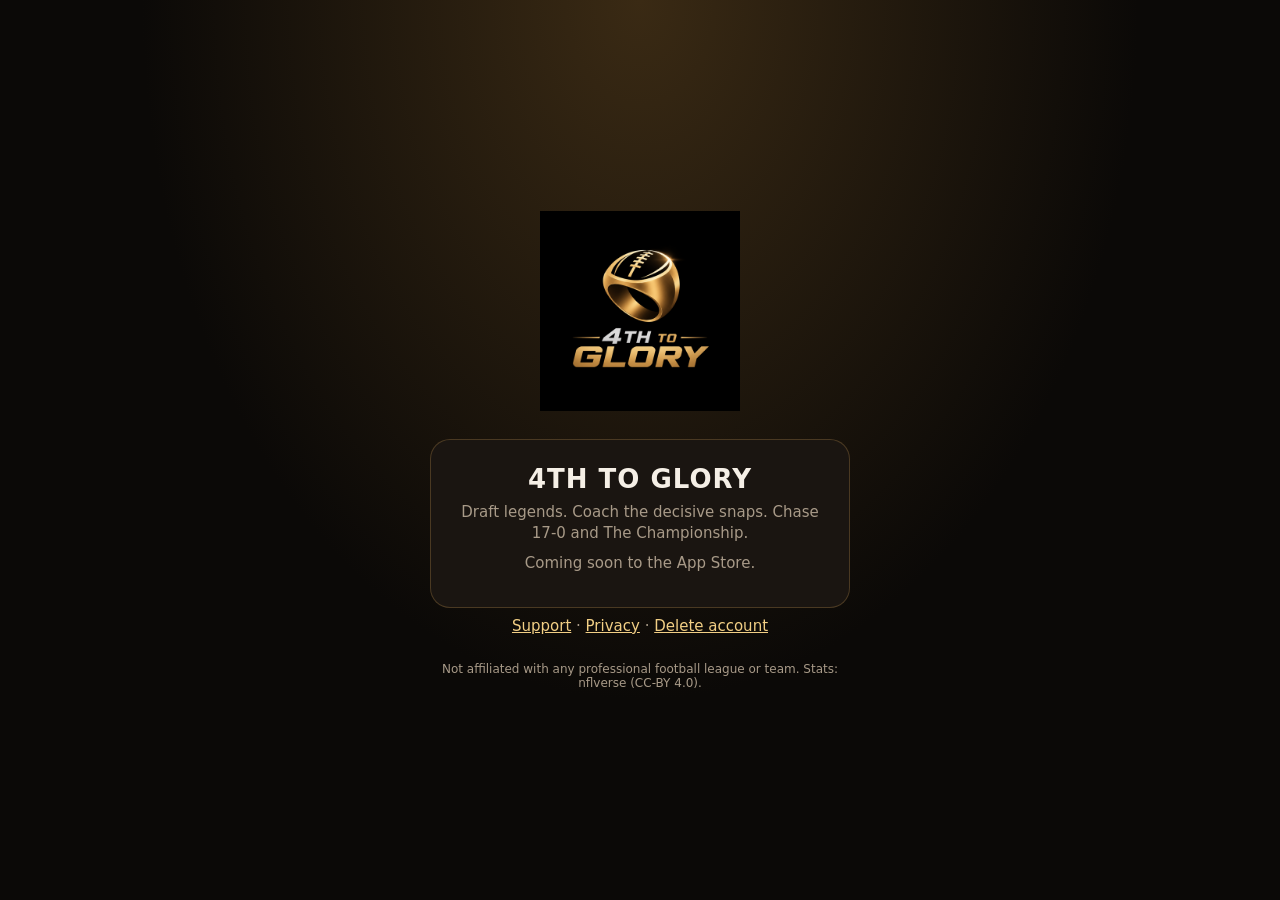
<file: index.html>
<!doctype html>
<html lang="en">
<head>
<meta charset="utf-8"><meta name="viewport" content="width=device-width, initial-scale=1">
<title>4th to Glory</title>
<link rel="stylesheet" href="/style.css">
</head>
<body>
<main>
  <img class="logo" src="/logo.png" alt="4th to Glory">
  <div class="card">
    <h1>4th to Glory</h1>
    <p>Draft legends. Coach the decisive snaps. Chase 17-0 and The Championship.</p>
    <p>Coming soon to the App Store.</p>
  </div>
  <p><a href="/support.html">Support</a> · <a href="/privacy.html">Privacy</a> · <a href="/delete-account.html">Delete account</a></p>
  <small>Not affiliated with any professional football league or team. Stats: nflverse (CC-BY 4.0).</small>
</main>
</body>
</html>
</file>
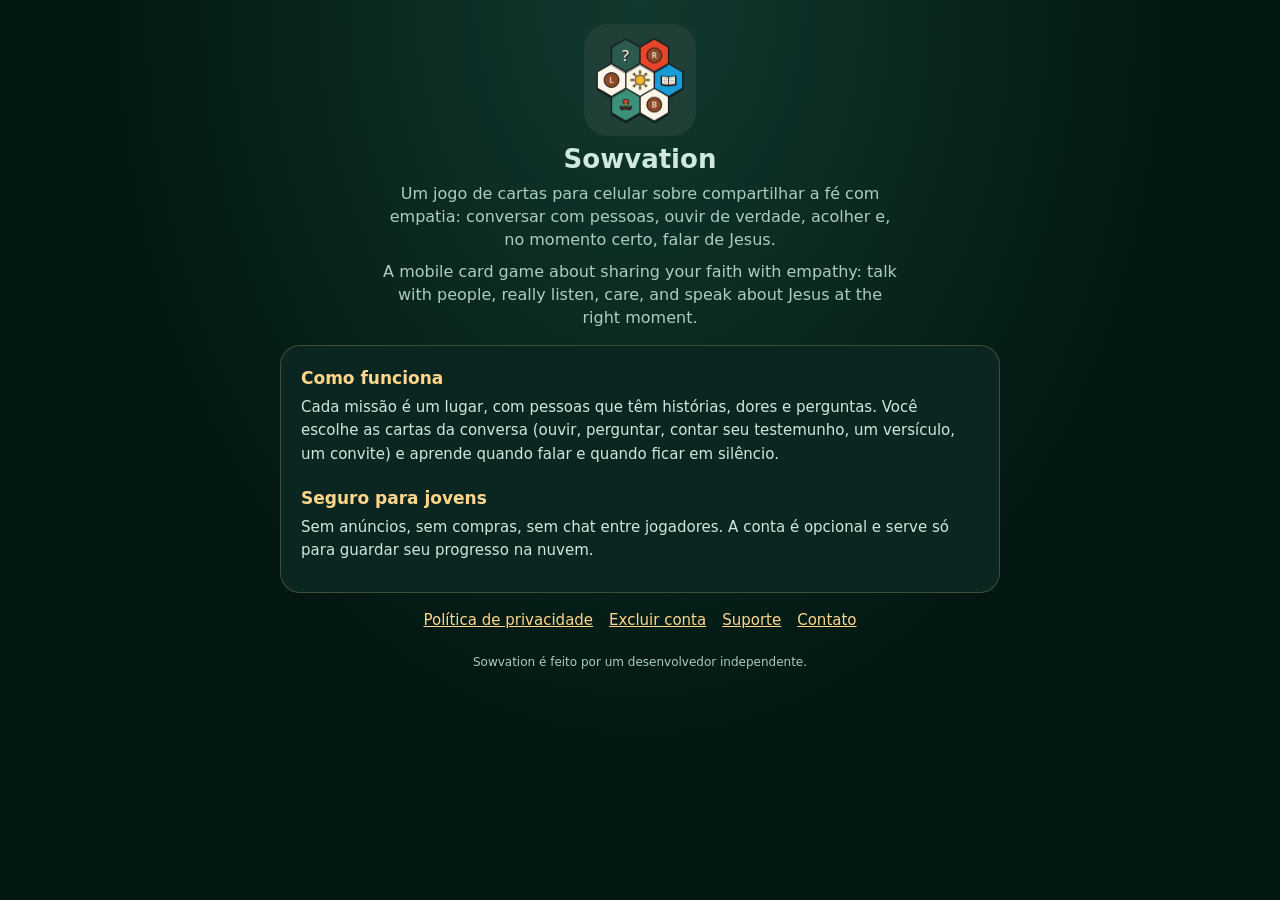
<file: sowvation/index.html>
<!doctype html>
<html lang="pt-BR">
<head>
<meta charset="utf-8"><meta name="viewport" content="width=device-width, initial-scale=1">
<title>Sowvation</title>
<meta name="description" content="Um jogo de cartas sobre ouvir as pessoas, acolher e falar de Jesus com empatia.">
<link rel="stylesheet" href="style.css">
</head>
<body>
<main>
  <img class="logo" src="logo.png" alt="Sowvation">
  <h1>Sowvation</h1>
  <p class="tag">Um jogo de cartas para celular sobre compartilhar a fé com empatia: conversar com pessoas, ouvir de verdade, acolher e, no momento certo, falar de Jesus.</p>
  <p class="tag" lang="en">A mobile card game about sharing your faith with empathy: talk with people, really listen, care, and speak about Jesus at the right moment.</p>
  <div class="card">
    <h2>Como funciona</h2>
    <p>Cada missão é um lugar, com pessoas que têm histórias, dores e perguntas. Você escolhe as cartas da conversa (ouvir, perguntar, contar seu testemunho, um versículo, um convite) e aprende quando falar e quando ficar em silêncio.</p>
    <h2>Seguro para jovens</h2>
    <p>Sem anúncios, sem compras, sem chat entre jogadores. A conta é opcional e serve só para guardar seu progresso na nuvem.</p>
  </div>
  <nav class="links">
    <a href="privacidade.html">Política de privacidade</a>
    <a href="excluir-conta.html">Excluir conta</a>
    <a href="suporte.html">Suporte</a>
    <a href="mailto:sowvation@gmail.com">Contato</a>
  </nav>
  <small>Sowvation é feito por um desenvolvedor independente.</small>
</main>
</body>
</html>
</file>
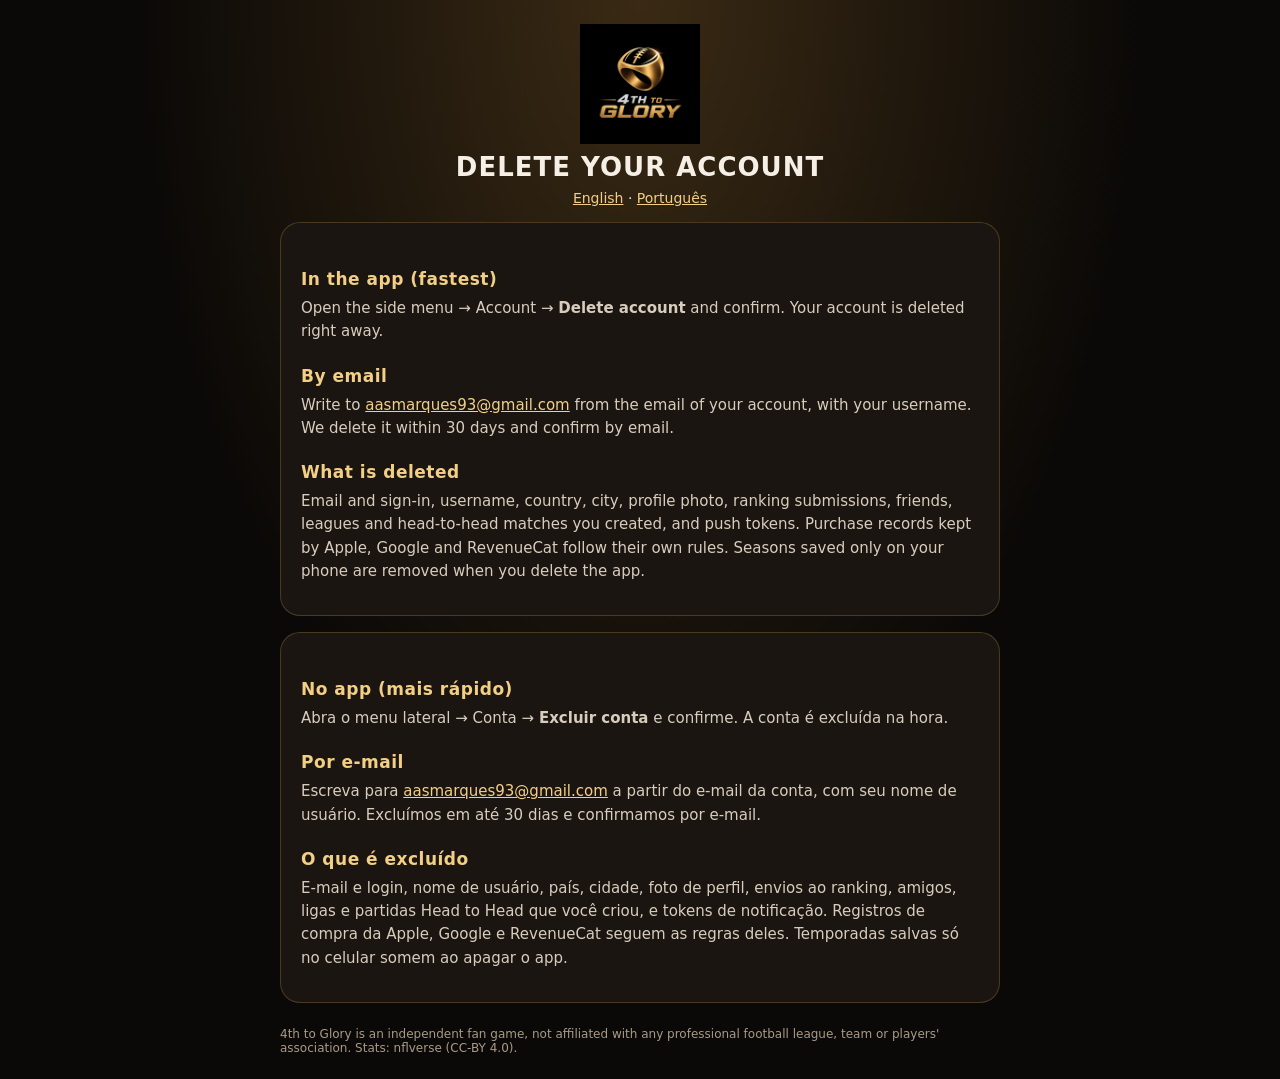
<file: delete-account.html>
<!doctype html>
<html lang="en">
<head>
<meta charset="utf-8"><meta name="viewport" content="width=device-width, initial-scale=1">
<title>Delete your account</title>
<link rel="stylesheet" href="/style.css">
</head>
<body class="doc">
<main>
  <a href="/"><img class="logo" src="/logo.png" alt="4th to Glory"></a>
  <h1>Delete your account</h1>
  <nav class="lang"><a href="#en">English</a> · <a href="#pt">Português</a></nav>
  <div class="card" id="en">
    <h2>In the app (fastest)</h2>
    <p>Open the side menu → Account → <b>Delete account</b> and confirm. Your account is deleted right away.</p>
    <h2>By email</h2>
    <p>Write to <a href="mailto:aasmarques93@gmail.com?subject=Delete%20my%204th%20to%20Glory%20account">aasmarques93@gmail.com</a> from the email of your account, with your username. We delete it within 30 days and confirm by email.</p>
    <h2>What is deleted</h2>
    <p>Email and sign-in, username, country, city, profile photo, ranking submissions, friends, leagues and head-to-head matches you created, and push tokens. Purchase records kept by Apple, Google and RevenueCat follow their own rules. Seasons saved only on your phone are removed when you delete the app.</p>
  </div>
  <div class="card" id="pt">
    <h2>No app (mais rápido)</h2>
    <p>Abra o menu lateral → Conta → <b>Excluir conta</b> e confirme. A conta é excluída na hora.</p>
    <h2>Por e-mail</h2>
    <p>Escreva para <a href="mailto:aasmarques93@gmail.com?subject=Excluir%20minha%20conta%204th%20to%20Glory">aasmarques93@gmail.com</a> a partir do e-mail da conta, com seu nome de usuário. Excluímos em até 30 dias e confirmamos por e-mail.</p>
    <h2>O que é excluído</h2>
    <p>E-mail e login, nome de usuário, país, cidade, foto de perfil, envios ao ranking, amigos, ligas e partidas Head to Head que você criou, e tokens de notificação. Registros de compra da Apple, Google e RevenueCat seguem as regras deles. Temporadas salvas só no celular somem ao apagar o app.</p>
  </div>

  <small>4th to Glory is an independent fan game, not affiliated with any professional football league, team or players' association. Stats: nflverse (CC-BY 4.0).</small>
</main>
</body>
</html>
</file>
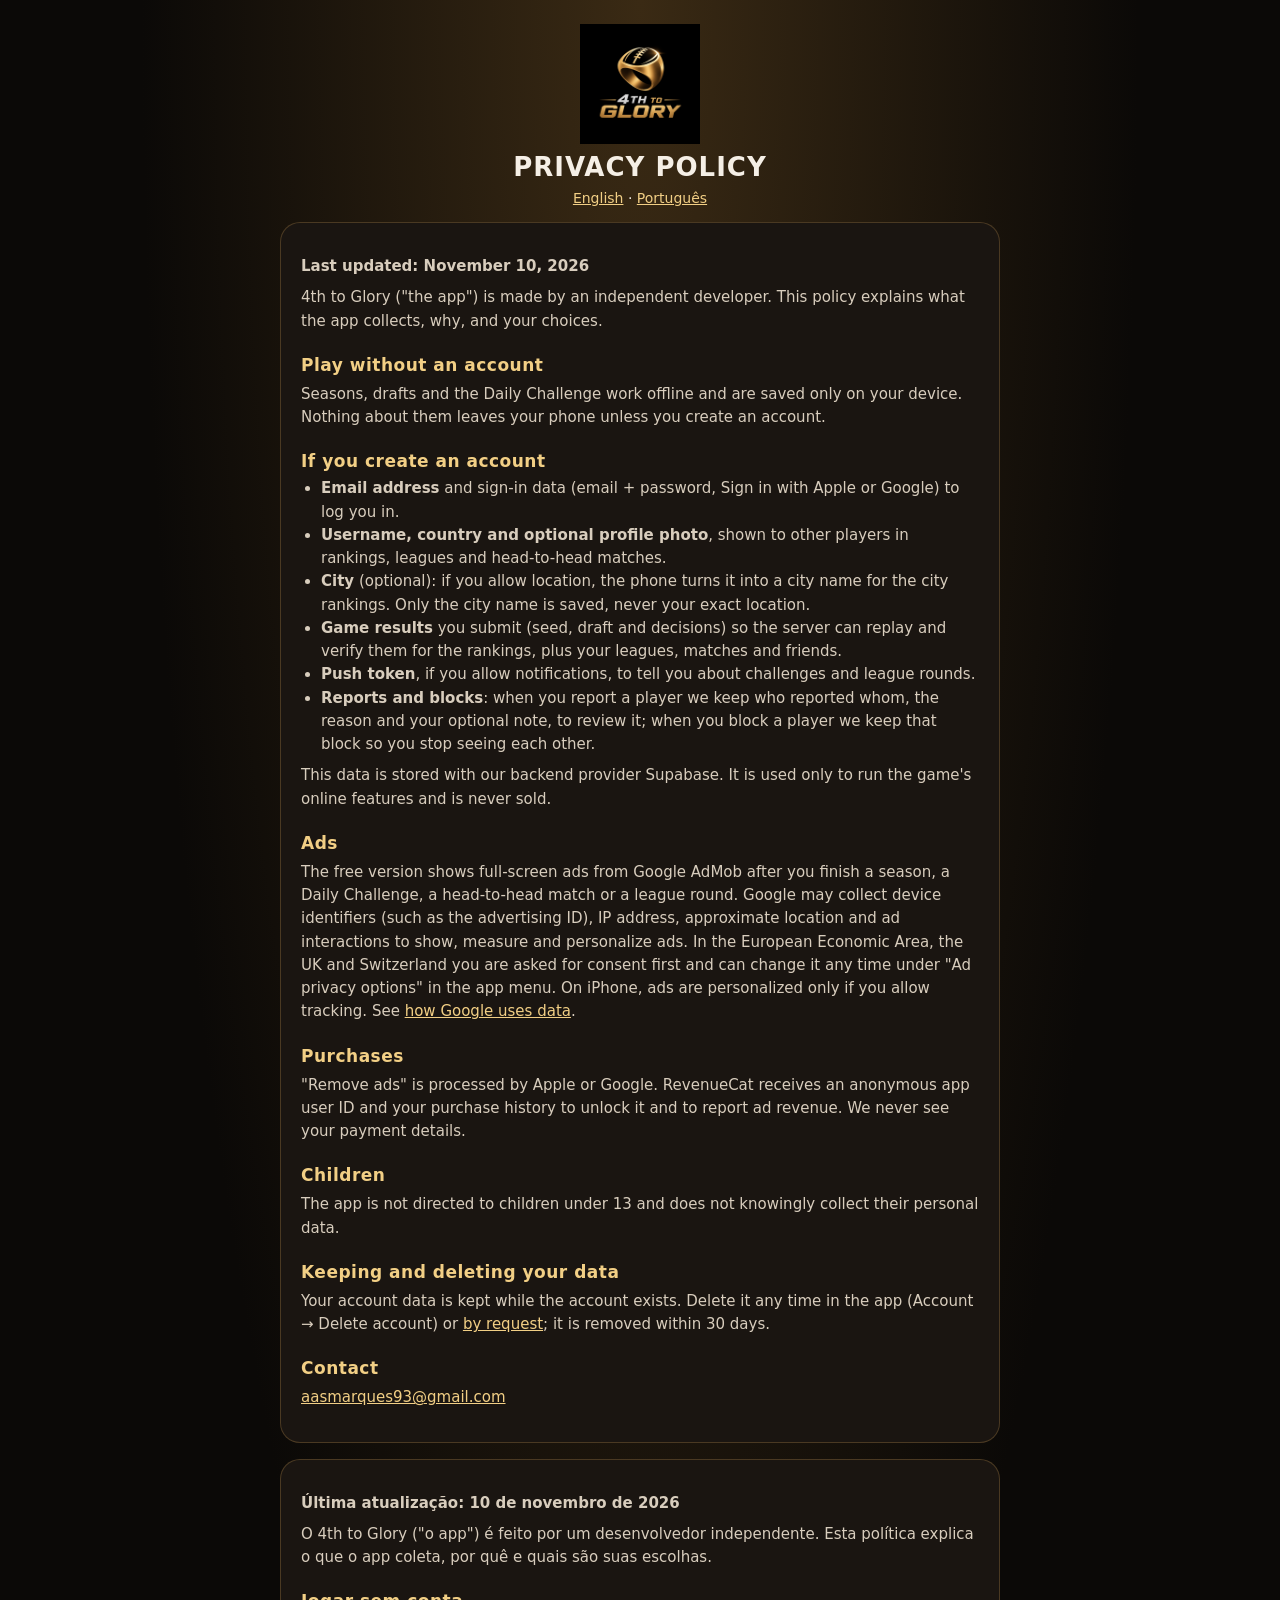
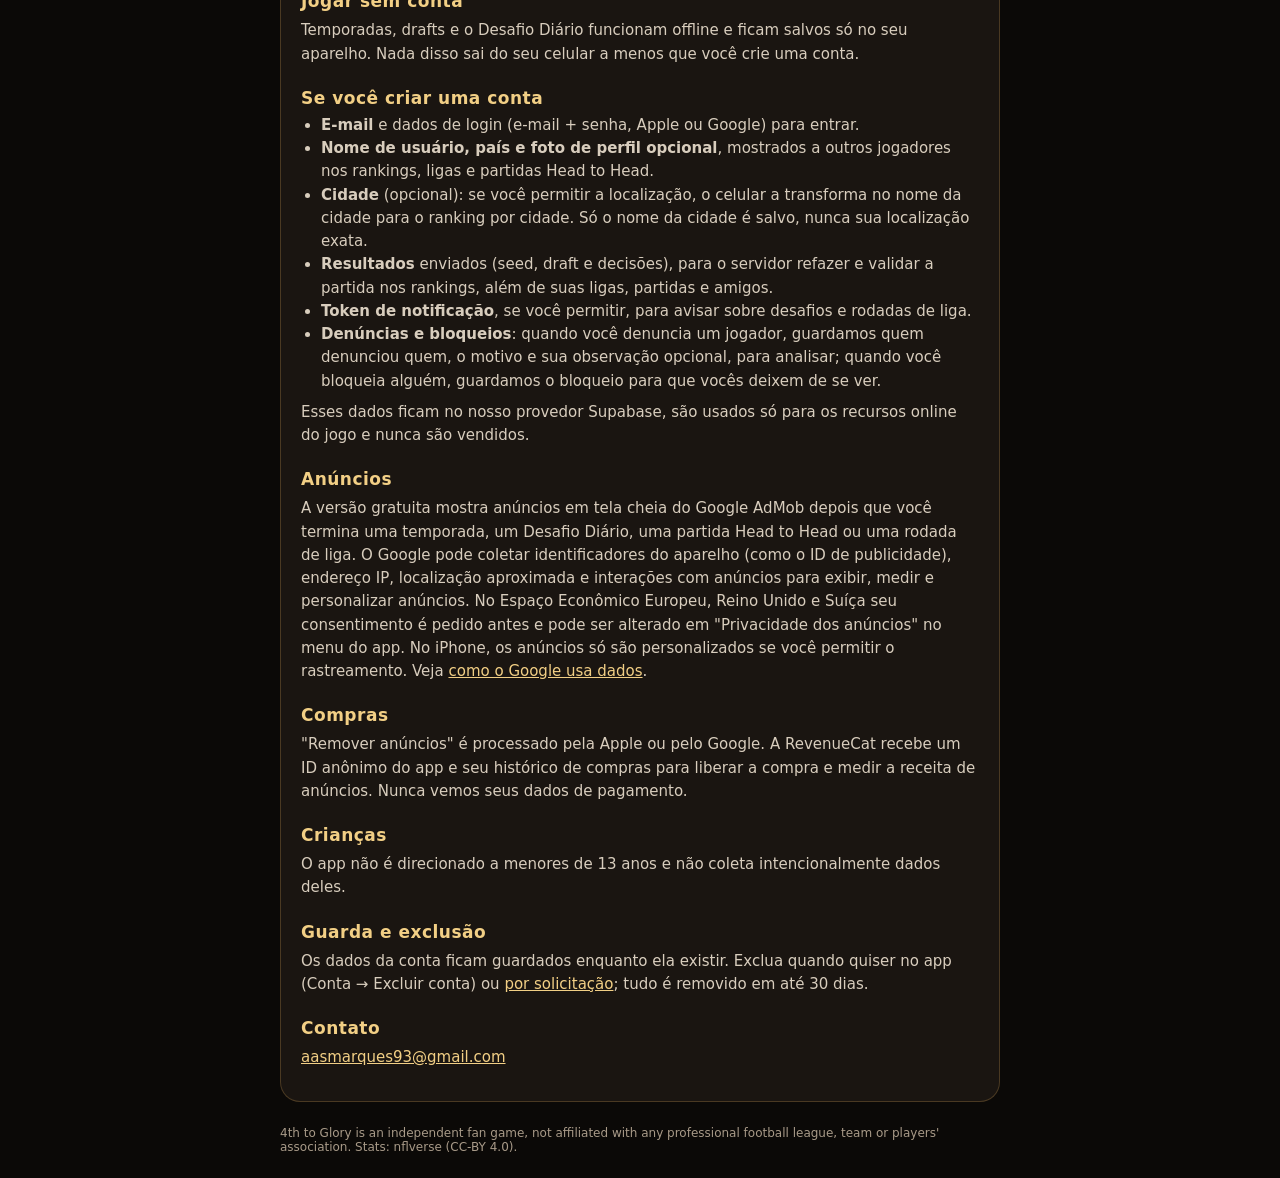
<file: privacy.html>
<!doctype html>
<html lang="en">
<head>
<meta charset="utf-8"><meta name="viewport" content="width=device-width, initial-scale=1">
<title>Privacy Policy</title>
<link rel="stylesheet" href="/style.css">
</head>
<body class="doc">
<main>
  <a href="/"><img class="logo" src="/logo.png" alt="4th to Glory"></a>
  <h1>Privacy Policy</h1>
  <nav class="lang"><a href="#en">English</a> · <a href="#pt">Português</a></nav>
  <div class="card" id="en">
    <p><b>Last updated: November 10, 2026</b></p>
    <p>4th to Glory ("the app") is made by an independent developer. This policy explains what the app collects, why, and your choices.</p>
    <h2>Play without an account</h2>
    <p>Seasons, drafts and the Daily Challenge work offline and are saved only on your device. Nothing about them leaves your phone unless you create an account.</p>
    <h2>If you create an account</h2>
    <ul>
      <li><b>Email address</b> and sign-in data (email + password, Sign in with Apple or Google) to log you in.</li>
      <li><b>Username, country and optional profile photo</b>, shown to other players in rankings, leagues and head-to-head matches.</li>
      <li><b>City</b> (optional): if you allow location, the phone turns it into a city name for the city rankings. Only the city name is saved, never your exact location.</li>
      <li><b>Game results</b> you submit (seed, draft and decisions) so the server can replay and verify them for the rankings, plus your leagues, matches and friends.</li>
      <li><b>Push token</b>, if you allow notifications, to tell you about challenges and league rounds.</li>
      <li><b>Reports and blocks</b>: when you report a player we keep who reported whom, the reason and your optional note, to review it; when you block a player we keep that block so you stop seeing each other.</li>
    </ul>
    <p>This data is stored with our backend provider Supabase. It is used only to run the game's online features and is never sold.</p>
    <h2>Ads</h2>
    <p>The free version shows full-screen ads from Google AdMob after you finish a season, a Daily Challenge, a head-to-head match or a league round. Google may collect device identifiers (such as the advertising ID), IP address, approximate location and ad interactions to show, measure and personalize ads. In the European Economic Area, the UK and Switzerland you are asked for consent first and can change it any time under "Ad privacy options" in the app menu. On iPhone, ads are personalized only if you allow tracking. See <a href="https://policies.google.com/technologies/partner-sites">how Google uses data</a>.</p>
    <h2>Purchases</h2>
    <p>"Remove ads" is processed by Apple or Google. RevenueCat receives an anonymous app user ID and your purchase history to unlock it and to report ad revenue. We never see your payment details.</p>
    <h2>Children</h2>
    <p>The app is not directed to children under 13 and does not knowingly collect their personal data.</p>
    <h2>Keeping and deleting your data</h2>
    <p>Your account data is kept while the account exists. Delete it any time in the app (Account → Delete account) or <a href="/delete-account.html">by request</a>; it is removed within 30 days.</p>
    <h2>Contact</h2>
    <p><a href="mailto:aasmarques93@gmail.com">aasmarques93@gmail.com</a></p>
  </div>
  <div class="card" id="pt">
    <p><b>Última atualização: 10 de novembro de 2026</b></p>
    <p>O 4th to Glory ("o app") é feito por um desenvolvedor independente. Esta política explica o que o app coleta, por quê e quais são suas escolhas.</p>
    <h2>Jogar sem conta</h2>
    <p>Temporadas, drafts e o Desafio Diário funcionam offline e ficam salvos só no seu aparelho. Nada disso sai do seu celular a menos que você crie uma conta.</p>
    <h2>Se você criar uma conta</h2>
    <ul>
      <li><b>E-mail</b> e dados de login (e-mail + senha, Apple ou Google) para entrar.</li>
      <li><b>Nome de usuário, país e foto de perfil opcional</b>, mostrados a outros jogadores nos rankings, ligas e partidas Head to Head.</li>
      <li><b>Cidade</b> (opcional): se você permitir a localização, o celular a transforma no nome da cidade para o ranking por cidade. Só o nome da cidade é salvo, nunca sua localização exata.</li>
      <li><b>Resultados</b> enviados (seed, draft e decisões), para o servidor refazer e validar a partida nos rankings, além de suas ligas, partidas e amigos.</li>
      <li><b>Token de notificação</b>, se você permitir, para avisar sobre desafios e rodadas de liga.</li>
      <li><b>Denúncias e bloqueios</b>: quando você denuncia um jogador, guardamos quem denunciou quem, o motivo e sua observação opcional, para analisar; quando você bloqueia alguém, guardamos o bloqueio para que vocês deixem de se ver.</li>
    </ul>
    <p>Esses dados ficam no nosso provedor Supabase, são usados só para os recursos online do jogo e nunca são vendidos.</p>
    <h2>Anúncios</h2>
    <p>A versão gratuita mostra anúncios em tela cheia do Google AdMob depois que você termina uma temporada, um Desafio Diário, uma partida Head to Head ou uma rodada de liga. O Google pode coletar identificadores do aparelho (como o ID de publicidade), endereço IP, localização aproximada e interações com anúncios para exibir, medir e personalizar anúncios. No Espaço Econômico Europeu, Reino Unido e Suíça seu consentimento é pedido antes e pode ser alterado em "Privacidade dos anúncios" no menu do app. No iPhone, os anúncios só são personalizados se você permitir o rastreamento. Veja <a href="https://policies.google.com/technologies/partner-sites">como o Google usa dados</a>.</p>
    <h2>Compras</h2>
    <p>"Remover anúncios" é processado pela Apple ou pelo Google. A RevenueCat recebe um ID anônimo do app e seu histórico de compras para liberar a compra e medir a receita de anúncios. Nunca vemos seus dados de pagamento.</p>
    <h2>Crianças</h2>
    <p>O app não é direcionado a menores de 13 anos e não coleta intencionalmente dados deles.</p>
    <h2>Guarda e exclusão</h2>
    <p>Os dados da conta ficam guardados enquanto ela existir. Exclua quando quiser no app (Conta → Excluir conta) ou <a href="/delete-account.html">por solicitação</a>; tudo é removido em até 30 dias.</p>
    <h2>Contato</h2>
    <p><a href="mailto:aasmarques93@gmail.com">aasmarques93@gmail.com</a></p>
  </div>

  <small>4th to Glory is an independent fan game, not affiliated with any professional football league, team or players' association. Stats: nflverse (CC-BY 4.0).</small>
</main>
</body>
</html>
</file>
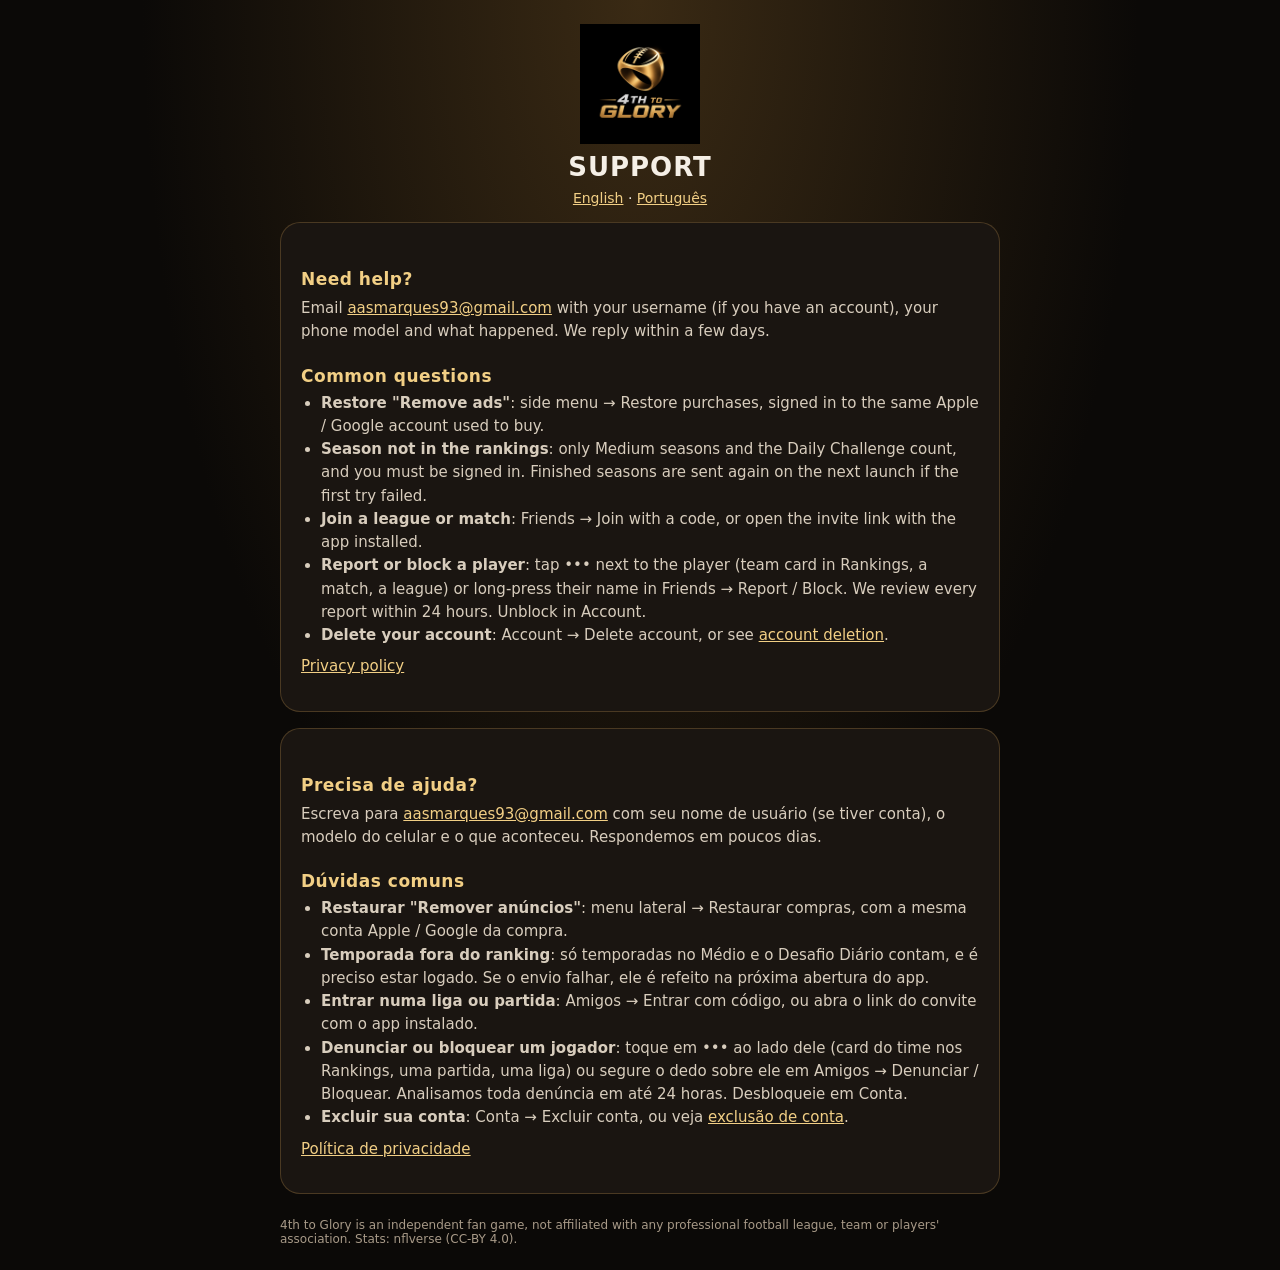
<file: support.html>
<!doctype html>
<html lang="en">
<head>
<meta charset="utf-8"><meta name="viewport" content="width=device-width, initial-scale=1">
<title>Support</title>
<link rel="stylesheet" href="/style.css">
</head>
<body class="doc">
<main>
  <a href="/"><img class="logo" src="/logo.png" alt="4th to Glory"></a>
  <h1>Support</h1>
  <nav class="lang"><a href="#en">English</a> · <a href="#pt">Português</a></nav>
  <div class="card" id="en">
    <h2>Need help?</h2>
    <p>Email <a href="mailto:aasmarques93@gmail.com">aasmarques93@gmail.com</a> with your username (if you have an account), your phone model and what happened. We reply within a few days.</p>
    <h2>Common questions</h2>
    <ul>
      <li><b>Restore "Remove ads"</b>: side menu → Restore purchases, signed in to the same Apple / Google account used to buy.</li>
      <li><b>Season not in the rankings</b>: only Medium seasons and the Daily Challenge count, and you must be signed in. Finished seasons are sent again on the next launch if the first try failed.</li>
      <li><b>Join a league or match</b>: Friends → Join with a code, or open the invite link with the app installed.</li>
      <li><b>Report or block a player</b>: tap ••• next to the player (team card in Rankings, a match, a league) or long-press their name in Friends → Report / Block. We review every report within 24 hours. Unblock in Account.</li>
      <li><b>Delete your account</b>: Account → Delete account, or see <a href="/delete-account.html">account deletion</a>.</li>
    </ul>
    <p><a href="/privacy.html">Privacy policy</a></p>
  </div>
  <div class="card" id="pt">
    <h2>Precisa de ajuda?</h2>
    <p>Escreva para <a href="mailto:aasmarques93@gmail.com">aasmarques93@gmail.com</a> com seu nome de usuário (se tiver conta), o modelo do celular e o que aconteceu. Respondemos em poucos dias.</p>
    <h2>Dúvidas comuns</h2>
    <ul>
      <li><b>Restaurar "Remover anúncios"</b>: menu lateral → Restaurar compras, com a mesma conta Apple / Google da compra.</li>
      <li><b>Temporada fora do ranking</b>: só temporadas no Médio e o Desafio Diário contam, e é preciso estar logado. Se o envio falhar, ele é refeito na próxima abertura do app.</li>
      <li><b>Entrar numa liga ou partida</b>: Amigos → Entrar com código, ou abra o link do convite com o app instalado.</li>
      <li><b>Denunciar ou bloquear um jogador</b>: toque em ••• ao lado dele (card do time nos Rankings, uma partida, uma liga) ou segure o dedo sobre ele em Amigos → Denunciar / Bloquear. Analisamos toda denúncia em até 24 horas. Desbloqueie em Conta.</li>
      <li><b>Excluir sua conta</b>: Conta → Excluir conta, ou veja <a href="/delete-account.html">exclusão de conta</a>.</li>
    </ul>
    <p><a href="/privacy.html">Política de privacidade</a></p>
  </div>

  <small>4th to Glory is an independent fan game, not affiliated with any professional football league, team or players' association. Stats: nflverse (CC-BY 4.0).</small>
</main>
</body>
</html>
</file>
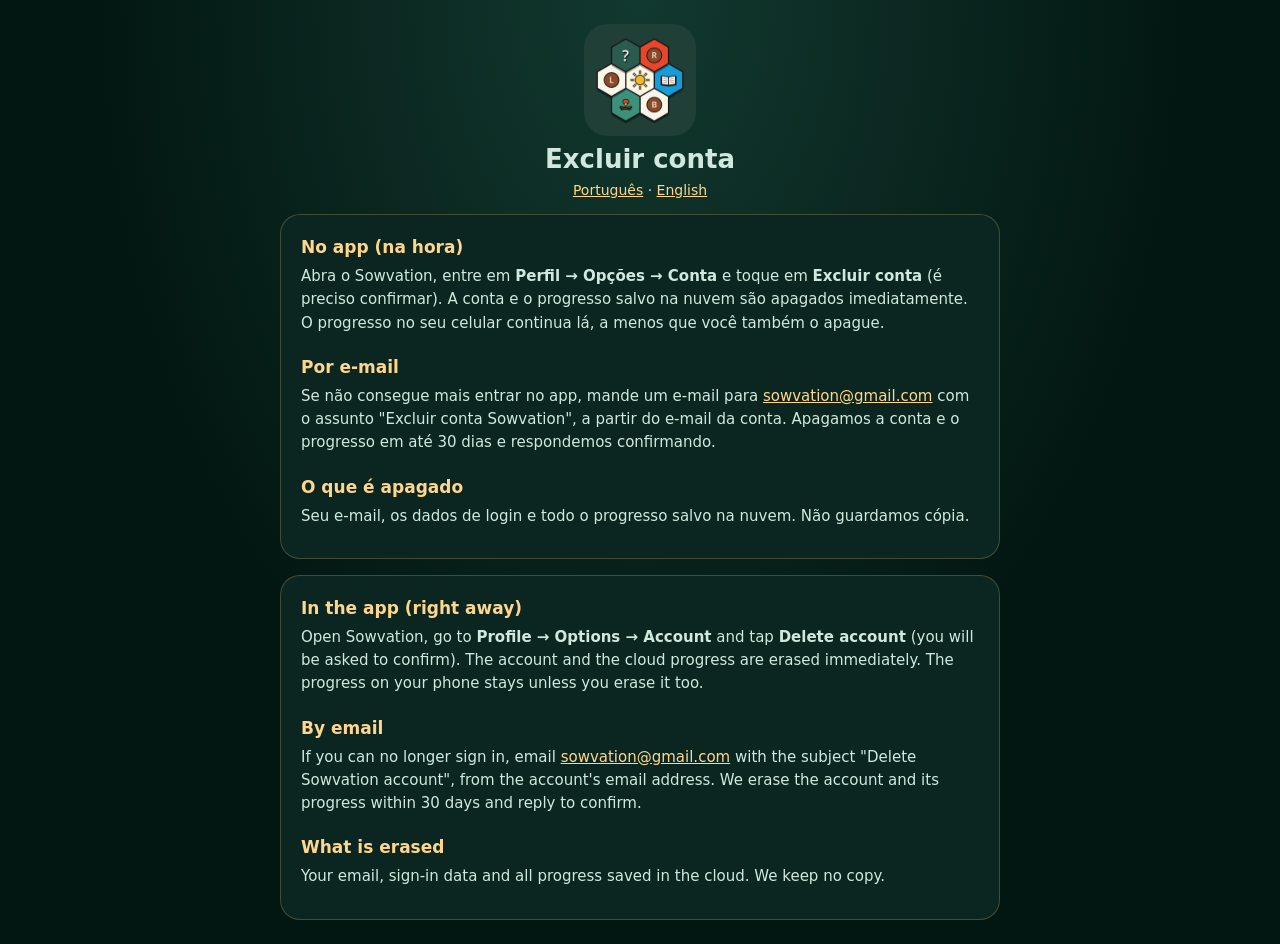
<file: sowvation/excluir-conta.html>
<!doctype html>
<html lang="pt-BR">
<head>
<meta charset="utf-8"><meta name="viewport" content="width=device-width, initial-scale=1">
<title>Excluir conta</title>
<link rel="stylesheet" href="style.css">
</head>
<body>
<main>
  <a href="./"><img class="logo" src="logo.png" alt="Sowvation"></a>
  <h1>Excluir conta</h1>
  <nav class="lang"><a href="#pt">Português</a> · <a href="#en">English</a></nav>

  <div class="card" id="pt">
    <h2>No app (na hora)</h2>
    <p>Abra o Sowvation, entre em <b>Perfil → Opções → Conta</b> e toque em <b>Excluir conta</b> (é preciso confirmar). A conta e o progresso salvo na nuvem são apagados imediatamente. O progresso no seu celular continua lá, a menos que você também o apague.</p>
    <h2>Por e-mail</h2>
    <p>Se não consegue mais entrar no app, mande um e-mail para <a href="mailto:sowvation@gmail.com?subject=Excluir%20conta%20Sowvation">sowvation@gmail.com</a> com o assunto "Excluir conta Sowvation", a partir do e-mail da conta. Apagamos a conta e o progresso em até 30 dias e respondemos confirmando.</p>
    <h2>O que é apagado</h2>
    <p>Seu e-mail, os dados de login e todo o progresso salvo na nuvem. Não guardamos cópia.</p>
  </div>

  <div class="card" id="en" lang="en">
    <h2>In the app (right away)</h2>
    <p>Open Sowvation, go to <b>Profile → Options → Account</b> and tap <b>Delete account</b> (you will be asked to confirm). The account and the cloud progress are erased immediately. The progress on your phone stays unless you erase it too.</p>
    <h2>By email</h2>
    <p>If you can no longer sign in, email <a href="mailto:sowvation@gmail.com?subject=Delete%20Sowvation%20account">sowvation@gmail.com</a> with the subject "Delete Sowvation account", from the account's email address. We erase the account and its progress within 30 days and reply to confirm.</p>
    <h2>What is erased</h2>
    <p>Your email, sign-in data and all progress saved in the cloud. We keep no copy.</p>
  </div>
</main>
</body>
</html>
</file>
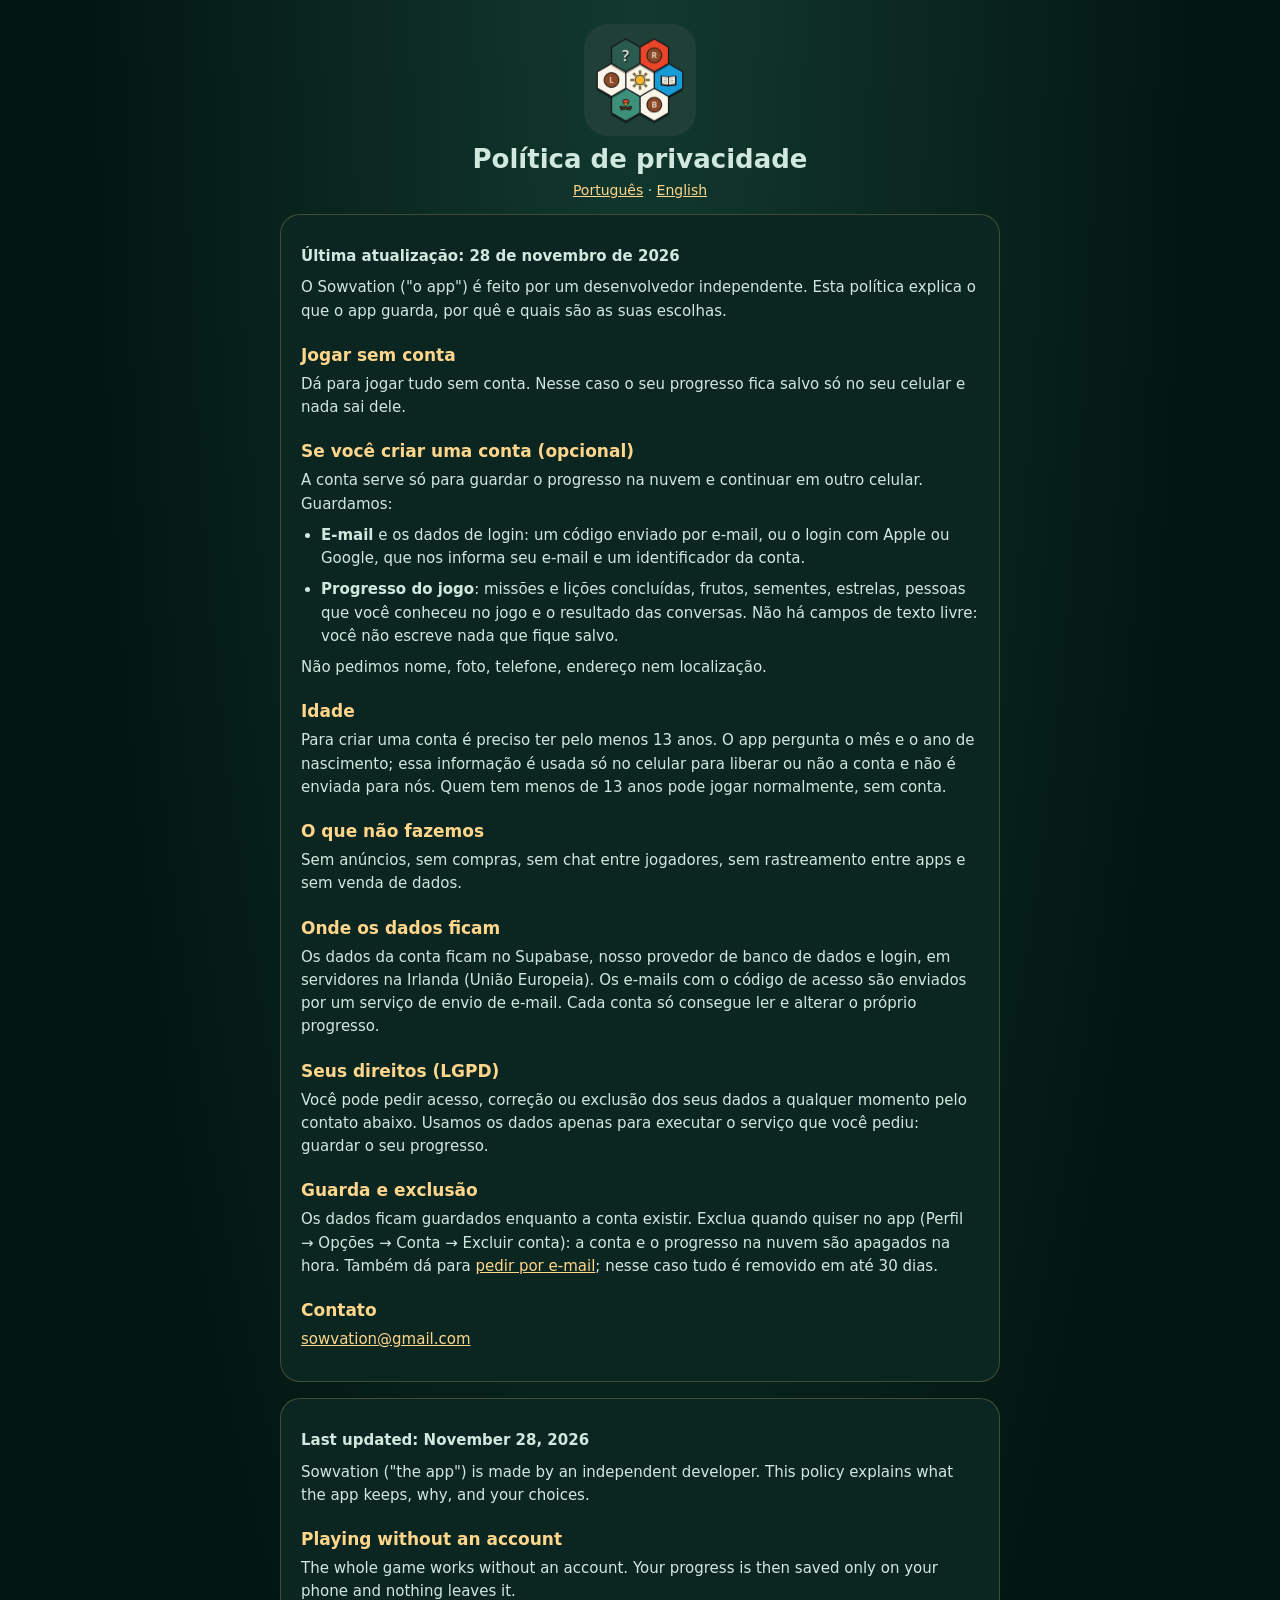
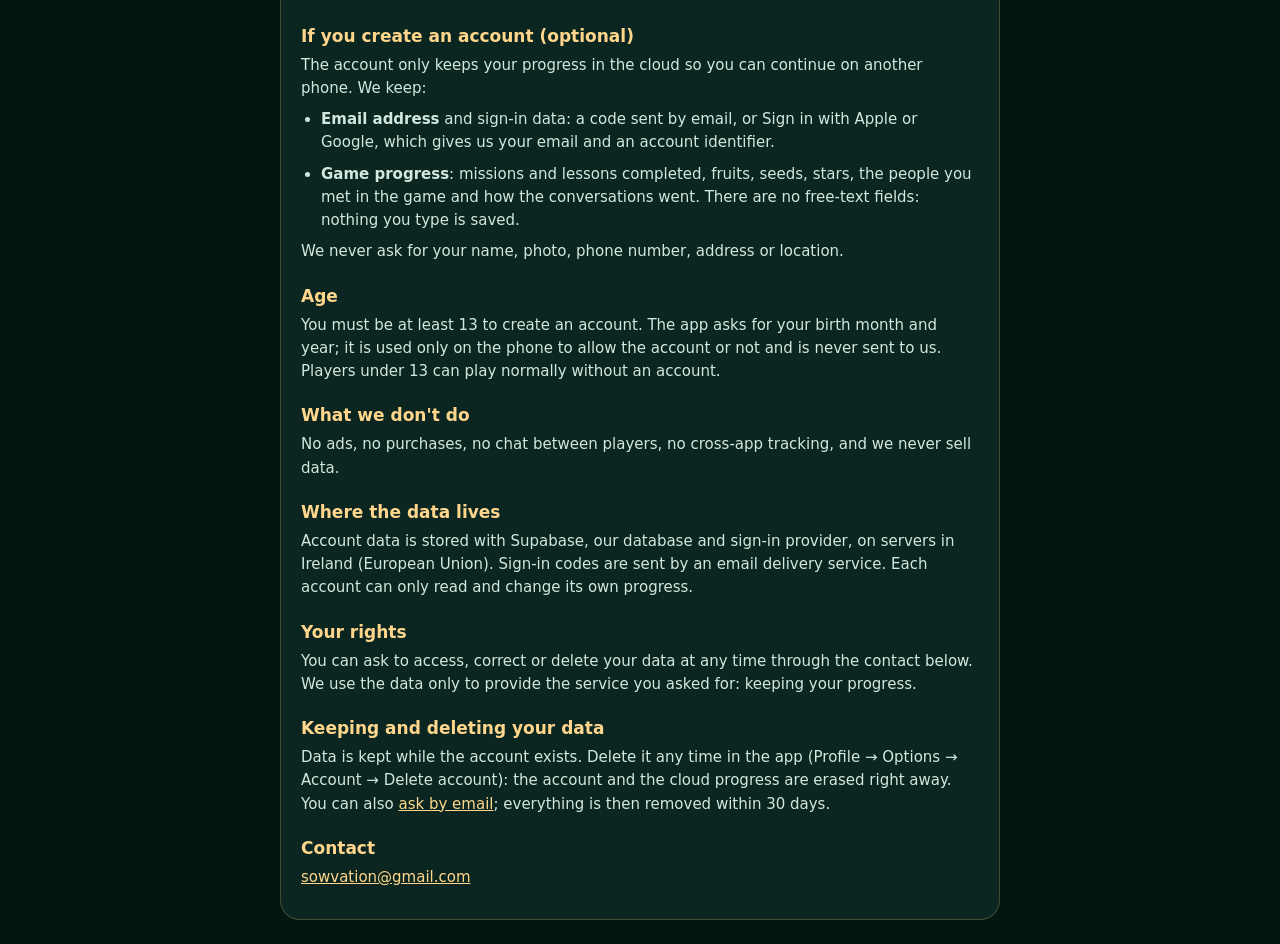
<file: sowvation/privacidade.html>
<!doctype html>
<html lang="pt-BR">
<head>
<meta charset="utf-8"><meta name="viewport" content="width=device-width, initial-scale=1">
<title>Política de privacidade</title>
<link rel="stylesheet" href="style.css">
</head>
<body>
<main>
  <a href="./"><img class="logo" src="logo.png" alt="Sowvation"></a>
  <h1>Política de privacidade</h1>
  <nav class="lang"><a href="#pt">Português</a> · <a href="#en">English</a></nav>

  <div class="card" id="pt">
    <p><b>Última atualização: 28 de novembro de 2026</b></p>
    <p>O Sowvation ("o app") é feito por um desenvolvedor independente. Esta política explica o que o app guarda, por quê e quais são as suas escolhas.</p>
    <h2>Jogar sem conta</h2>
    <p>Dá para jogar tudo sem conta. Nesse caso o seu progresso fica salvo só no seu celular e nada sai dele.</p>
    <h2>Se você criar uma conta (opcional)</h2>
    <p>A conta serve só para guardar o progresso na nuvem e continuar em outro celular. Guardamos:</p>
    <ul>
      <li><b>E-mail</b> e os dados de login: um código enviado por e-mail, ou o login com Apple ou Google, que nos informa seu e-mail e um identificador da conta.</li>
      <li><b>Progresso do jogo</b>: missões e lições concluídas, frutos, sementes, estrelas, pessoas que você conheceu no jogo e o resultado das conversas. Não há campos de texto livre: você não escreve nada que fique salvo.</li>
    </ul>
    <p>Não pedimos nome, foto, telefone, endereço nem localização.</p>
    <h2>Idade</h2>
    <p>Para criar uma conta é preciso ter pelo menos 13 anos. O app pergunta o mês e o ano de nascimento; essa informação é usada só no celular para liberar ou não a conta e não é enviada para nós. Quem tem menos de 13 anos pode jogar normalmente, sem conta.</p>
    <h2>O que não fazemos</h2>
    <p>Sem anúncios, sem compras, sem chat entre jogadores, sem rastreamento entre apps e sem venda de dados.</p>
    <h2>Onde os dados ficam</h2>
    <p>Os dados da conta ficam no Supabase, nosso provedor de banco de dados e login, em servidores na Irlanda (União Europeia). Os e-mails com o código de acesso são enviados por um serviço de envio de e-mail. Cada conta só consegue ler e alterar o próprio progresso.</p>
    <h2>Seus direitos (LGPD)</h2>
    <p>Você pode pedir acesso, correção ou exclusão dos seus dados a qualquer momento pelo contato abaixo. Usamos os dados apenas para executar o serviço que você pediu: guardar o seu progresso.</p>
    <h2>Guarda e exclusão</h2>
    <p>Os dados ficam guardados enquanto a conta existir. Exclua quando quiser no app (Perfil → Opções → Conta → Excluir conta): a conta e o progresso na nuvem são apagados na hora. Também dá para <a href="excluir-conta.html">pedir por e-mail</a>; nesse caso tudo é removido em até 30 dias.</p>
    <h2>Contato</h2>
    <p><a href="mailto:sowvation@gmail.com">sowvation@gmail.com</a></p>
  </div>

  <div class="card" id="en" lang="en">
    <p><b>Last updated: November 28, 2026</b></p>
    <p>Sowvation ("the app") is made by an independent developer. This policy explains what the app keeps, why, and your choices.</p>
    <h2>Playing without an account</h2>
    <p>The whole game works without an account. Your progress is then saved only on your phone and nothing leaves it.</p>
    <h2>If you create an account (optional)</h2>
    <p>The account only keeps your progress in the cloud so you can continue on another phone. We keep:</p>
    <ul>
      <li><b>Email address</b> and sign-in data: a code sent by email, or Sign in with Apple or Google, which gives us your email and an account identifier.</li>
      <li><b>Game progress</b>: missions and lessons completed, fruits, seeds, stars, the people you met in the game and how the conversations went. There are no free-text fields: nothing you type is saved.</li>
    </ul>
    <p>We never ask for your name, photo, phone number, address or location.</p>
    <h2>Age</h2>
    <p>You must be at least 13 to create an account. The app asks for your birth month and year; it is used only on the phone to allow the account or not and is never sent to us. Players under 13 can play normally without an account.</p>
    <h2>What we don't do</h2>
    <p>No ads, no purchases, no chat between players, no cross-app tracking, and we never sell data.</p>
    <h2>Where the data lives</h2>
    <p>Account data is stored with Supabase, our database and sign-in provider, on servers in Ireland (European Union). Sign-in codes are sent by an email delivery service. Each account can only read and change its own progress.</p>
    <h2>Your rights</h2>
    <p>You can ask to access, correct or delete your data at any time through the contact below. We use the data only to provide the service you asked for: keeping your progress.</p>
    <h2>Keeping and deleting your data</h2>
    <p>Data is kept while the account exists. Delete it any time in the app (Profile → Options → Account → Delete account): the account and the cloud progress are erased right away. You can also <a href="excluir-conta.html#en">ask by email</a>; everything is then removed within 30 days.</p>
    <h2>Contact</h2>
    <p><a href="mailto:sowvation@gmail.com">sowvation@gmail.com</a></p>
  </div>
</main>
</body>
</html>
</file>
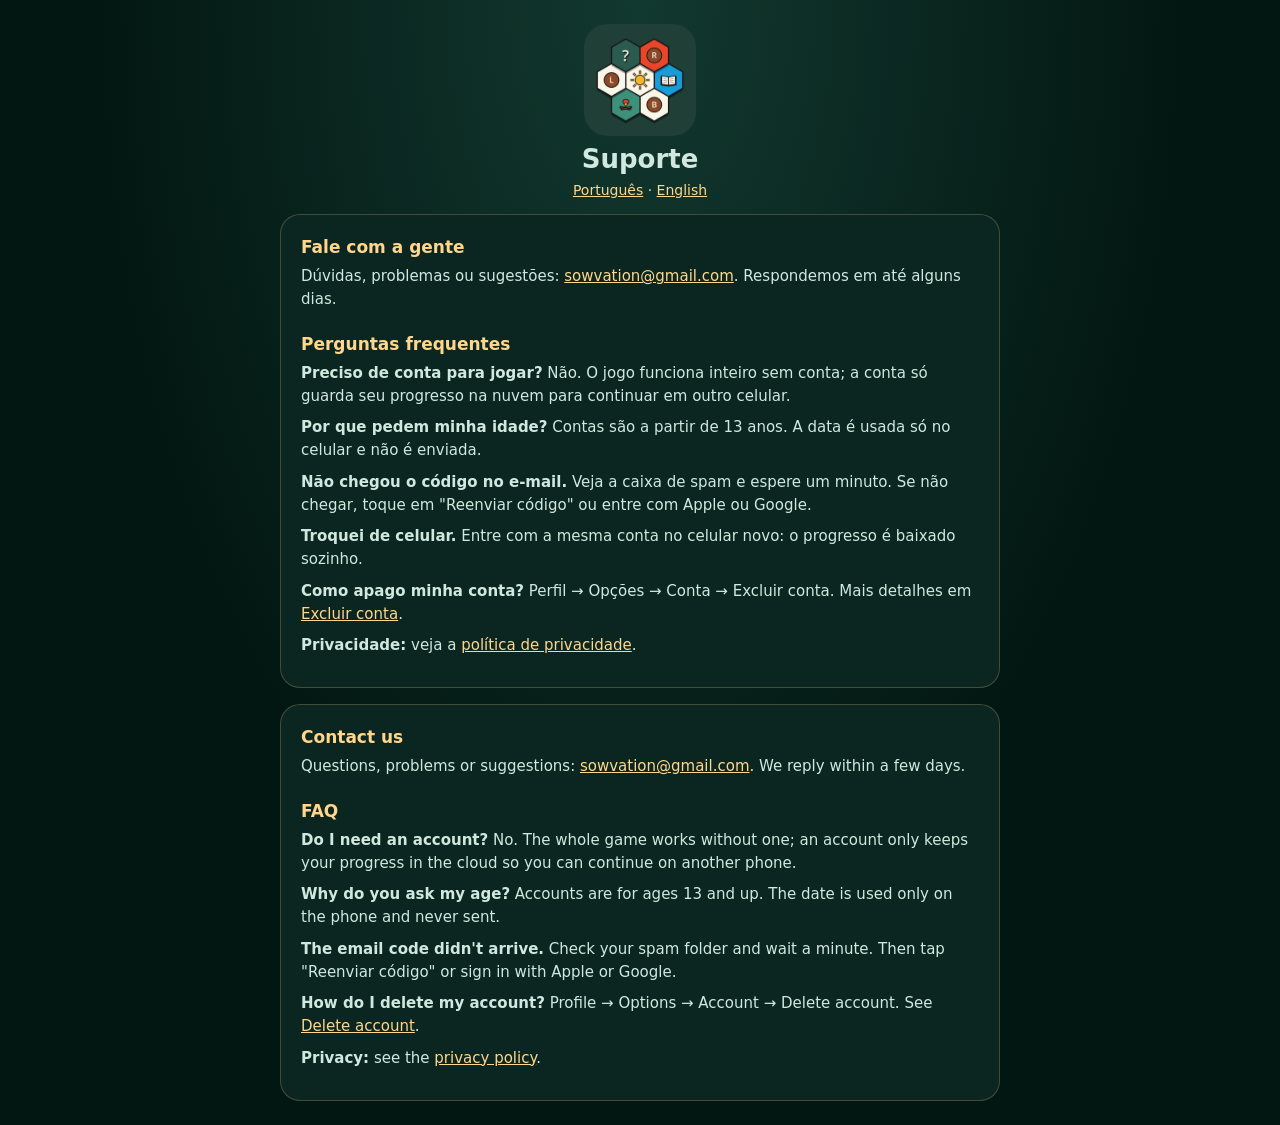
<file: sowvation/suporte.html>
<!doctype html>
<html lang="pt-BR">
<head>
<meta charset="utf-8"><meta name="viewport" content="width=device-width, initial-scale=1">
<title>Suporte</title>
<link rel="stylesheet" href="style.css">
</head>
<body>
<main>
  <a href="./"><img class="logo" src="logo.png" alt="Sowvation"></a>
  <h1>Suporte</h1>
  <nav class="lang"><a href="#pt">Português</a> · <a href="#en">English</a></nav>

  <div class="card" id="pt">
    <h2>Fale com a gente</h2>
    <p>Dúvidas, problemas ou sugestões: <a href="mailto:sowvation@gmail.com?subject=Suporte%20Sowvation">sowvation@gmail.com</a>. Respondemos em até alguns dias.</p>
    <h2>Perguntas frequentes</h2>
    <p><b>Preciso de conta para jogar?</b> Não. O jogo funciona inteiro sem conta; a conta só guarda seu progresso na nuvem para continuar em outro celular.</p>
    <p><b>Por que pedem minha idade?</b> Contas são a partir de 13 anos. A data é usada só no celular e não é enviada.</p>
    <p><b>Não chegou o código no e-mail.</b> Veja a caixa de spam e espere um minuto. Se não chegar, toque em "Reenviar código" ou entre com Apple ou Google.</p>
    <p><b>Troquei de celular.</b> Entre com a mesma conta no celular novo: o progresso é baixado sozinho.</p>
    <p><b>Como apago minha conta?</b> Perfil → Opções → Conta → Excluir conta. Mais detalhes em <a href="excluir-conta.html">Excluir conta</a>.</p>
    <p><b>Privacidade:</b> veja a <a href="privacidade.html">política de privacidade</a>.</p>
  </div>

  <div class="card" id="en" lang="en">
    <h2>Contact us</h2>
    <p>Questions, problems or suggestions: <a href="mailto:sowvation@gmail.com?subject=Sowvation%20support">sowvation@gmail.com</a>. We reply within a few days.</p>
    <h2>FAQ</h2>
    <p><b>Do I need an account?</b> No. The whole game works without one; an account only keeps your progress in the cloud so you can continue on another phone.</p>
    <p><b>Why do you ask my age?</b> Accounts are for ages 13 and up. The date is used only on the phone and never sent.</p>
    <p><b>The email code didn't arrive.</b> Check your spam folder and wait a minute. Then tap "Reenviar código" or sign in with Apple or Google.</p>
    <p><b>How do I delete my account?</b> Profile → Options → Account → Delete account. See <a href="excluir-conta.html#en">Delete account</a>.</p>
    <p><b>Privacy:</b> see the <a href="privacidade.html#en">privacy policy</a>.</p>
  </div>
</main>
</body>
</html>
</file>
<file: style.css>
:root { --bg: #0B0907; --card: #1A1511; --gold: #D6A256; --gold-light: #F2CF85; --text: #F5EFE6; --muted: #A89A88; }
* { box-sizing: border-box; }
body { margin: 0; min-height: 100vh; background: radial-gradient(ellipse at top, #3a2a14 0%, var(--bg) 55%); background-color: var(--bg);
  color: var(--text); font-family: -apple-system, "SF Pro Display", system-ui, sans-serif; display: flex; align-items: center; justify-content: center; padding: 24px 16px; }
main { width: 100%; max-width: 420px; text-align: center; }
img.logo { width: 200px; max-width: 60%; margin-bottom: 8px; }
.card { background: var(--card); border: 1px solid rgba(214,162,86,.25); border-radius: 20px; padding: 24px 20px; margin-top: 16px; }
h1 { font-size: 26px; letter-spacing: 1px; margin: 0 0 8px; text-transform: uppercase; }
p { color: var(--muted); font-size: 15px; line-height: 1.45; margin: 8px 0; }
.code { font-size: 40px; font-weight: 900; letter-spacing: 6px; color: var(--gold-light); margin: 12px 0; }
a.button { display: block; background: linear-gradient(180deg, var(--gold-light), var(--gold)); color: #1a1209; font-weight: 800;
  text-decoration: none; padding: 16px; border-radius: 999px; font-size: 17px; letter-spacing: 1px; text-transform: uppercase; margin-top: 16px; }
small { display: block; color: var(--muted); font-size: 12px; margin-top: 24px; }
/* Long text pages (privacy, support, account deletion) */
body.doc { align-items: flex-start; }
body.doc main { max-width: 720px; text-align: left; }
body.doc img.logo { width: 120px; display: block; margin: 0 auto 8px; }
body.doc h1 { text-align: center; }
h2 { font-size: 17px; color: var(--gold-light); margin: 22px 0 6px; letter-spacing: .5px; }
body.doc p, body.doc li { color: #d8cdbd; font-size: 15px; line-height: 1.55; }
body.doc ul { padding-left: 20px; margin: 6px 0; }
a { color: var(--gold-light); }
nav.lang { text-align: center; margin: 4px 0 8px; font-size: 14px; }
</file>
<file: sowvation/style.css>
:root { --bg: #031712; --card: #0b2620; --line: rgba(255,214,139,.22); --gold: #ffd68b; --text: #d0e8de; --muted: #adcdc4; }
* { box-sizing: border-box; }
body { margin: 0; min-height: 100vh; background: radial-gradient(ellipse at top, #12392f 0%, var(--bg) 60%); background-color: var(--bg);
  color: var(--text); font-family: -apple-system, "SF Pro Display", system-ui, sans-serif; padding: 24px 16px; }
main { width: 100%; max-width: 720px; margin: 0 auto; }
img.logo { width: 112px; display: block; margin: 0 auto 8px; border-radius: 24px; }
h1 { font-size: 26px; text-align: center; margin: 4px 0 8px; }
.tag { text-align: center; color: var(--muted); font-size: 16px; line-height: 1.45; margin: 0 auto 8px; max-width: 520px; }
nav.lang { text-align: center; margin: 4px 0 8px; font-size: 14px; }
.card { background: var(--card); border: 1px solid var(--line); border-radius: 20px; padding: 22px 20px; margin-top: 16px; }
h2 { font-size: 17px; color: var(--gold); margin: 22px 0 6px; }
.card > h2:first-child { margin-top: 0; }
p, li { color: var(--text); font-size: 15px; line-height: 1.55; margin: 8px 0; }
ul { padding-left: 20px; margin: 6px 0; }
a { color: var(--gold); }
.links { display: flex; flex-wrap: wrap; gap: 8px 16px; justify-content: center; margin-top: 18px; font-size: 15px; }
small { display: block; color: var(--muted); font-size: 12px; margin-top: 24px; text-align: center; line-height: 1.5; }
</file>
